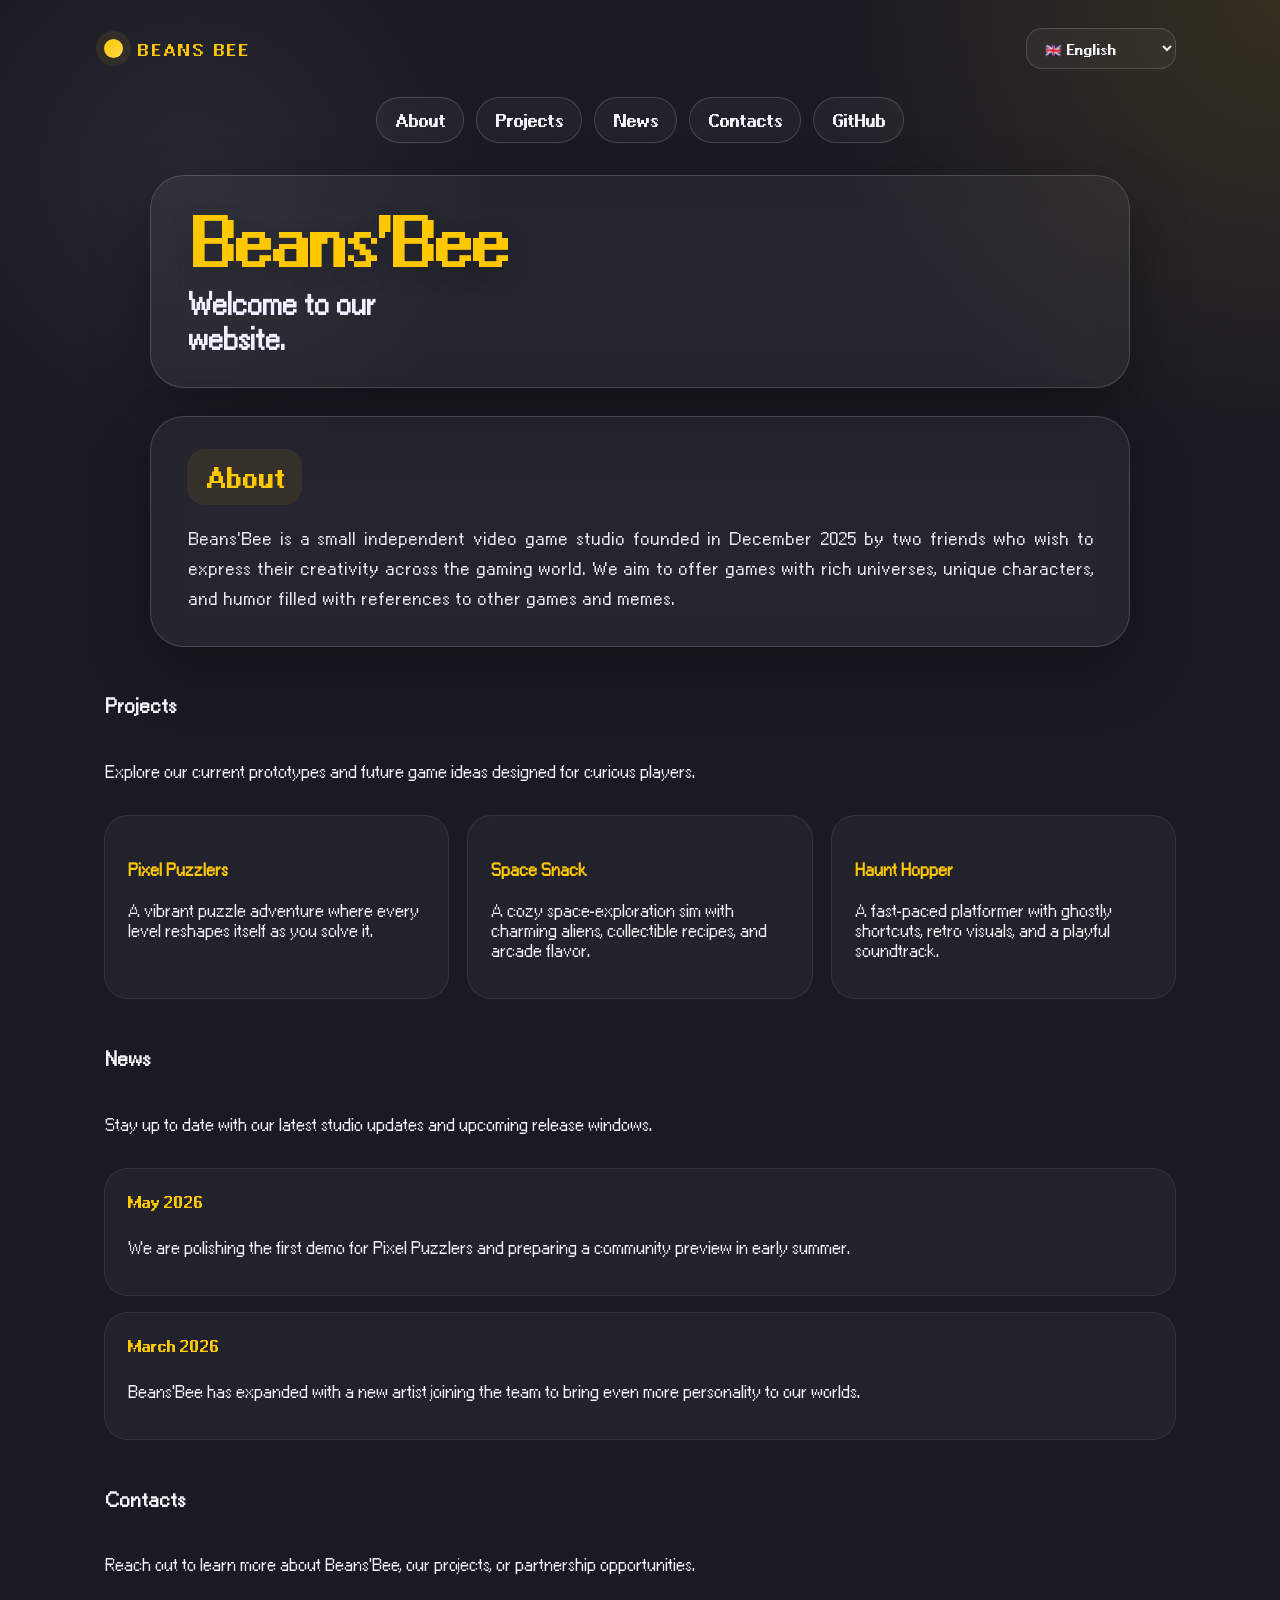
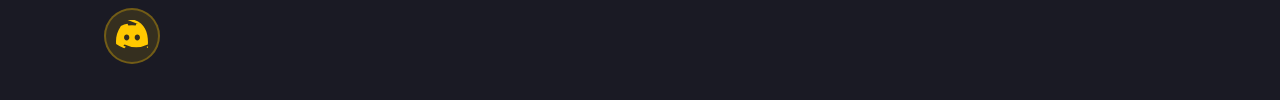
<file: index.html>
<!DOCTYPE html>
<html lang="en">
<head>
    <meta charset="UTF-8">
    <meta name="viewport" content="width=device-width, initial-scale=1.0">
    <title data-key="tab"></title>
    <link rel="stylesheet" href="./assets/css/style.css">
</head>
<body>
    <div class="page-shell">
        <header class="topbar">
            <div class="brand">
                <span class="brand-mark" aria-hidden="true"></span>
                <span class="brand-text">Beans Bee</span>
            </div>
            <select class="selector" id="langSelect" aria-label="Language selector">
                <option value="en">🇬🇧 English</option>
                <option value="fr">🇫🇷 Français</option>
            </select>
        </header>

        <nav class="navbar" aria-label="Primary navigation">
            <a href="#about" data-key="nav.about">error</a>
            <a href="#projects" data-key="nav.projects">error</a>
            <a href="#news" data-key="nav.news">error</a>
            <a href="#contacts" data-key="nav.contacts">error</a>
            <a href="https://github.com/Beans-Bee" data-key="nav.github">error</a>
        </nav>

        <main class="page-content">
            <section class="hero">
                <div class="hero-card">
                    <h1 data-key="title">error</h1>
                    <h2 data-key="welcome_message">error</h2>
                </div>
            </section>

            <section class="about-card entete" id="about">
                <h3 data-key="about.title">error</h3>
                <p data-key="about.content">error</p>
            </section>

            <section class="projects-card" id="projects">
                <div class="section-header">
                    <h3 data-key="projects.title">error</h3>
                    <p data-key="projects.intro">error</p>
                </div>
                <div class="card-grid">
                    <article class="project-item">
                        <h4 data-key="projects.item1.title">error</h4>
                        <p data-key="projects.item1.desc">error</p>
                    </article>
                    <article class="project-item">
                        <h4 data-key="projects.item2.title">error</h4>
                        <p data-key="projects.item2.desc">error</p>
                    </article>
                    <article class="project-item">
                        <h4 data-key="projects.item3.title">error</h4>
                        <p data-key="projects.item3.desc">error</p>
                    </article>
                </div>
            </section>

            <section class="news-card" id="news">
                <div class="section-header">
                    <h3 data-key="news.title">error</h3>
                    <p data-key="news.intro">error</p>
                </div>
                <div class="news-list">
                    <article class="news-item">
                        <span class="news-date" data-key="news.item1.date">error</span>
                        <p data-key="news.item1.content">error</p>
                    </article>
                    <article class="news-item">
                        <span class="news-date" data-key="news.item2.date">error</span>
                        <p data-key="news.item2.content">error</p>
                    </article>
                </div>
            </section>

            <section class="contacts-card" id="contacts">
                <div class="section-header">
                    <h3 data-key="contacts.title">error</h3>
                    <p data-key="contacts.content">error</p>
                </div>
                <div class="contact-list">
                    <a class="discord-link" href="https://discord.gg/VHCdR699Ru" target="_blank" rel="noopener noreferrer" aria-label="Join our Discord server">
                        <svg xmlns="http://www.w3.org/2000/svg" viewBox="0 0 127.14 96.36" class="discord-icon" aria-hidden="true" focusable="false">
                            <path d="M107.7 8.07A105.15 105.15 0 0 0 81.47 0a72.06 72.06 0 0 0-3.36 6.83 97.68 97.68 0 0 0-29.11 0A72.06 72.06 0 0 0 45.67 0a105.15 105.15 0 0 0-26.25 8.09C2.79 32.65-1.71 56.6.54 80.21h0A105.73 105.73 0 0 0 32.71 96.36a77.7 77.7 0 0 0 6.89-5.6a63.51 63.51 0 0 1-10.53-5a74.69 74.69 0 0 0 5.34-4.1a105.65 105.65 0 0 0 91.75 0l.46.3a74.85 74.85 0 0 0 5.63 4.26a63.51 63.51 0 0 1-10.71 5.6a77 77 0 0 0 6.89 5.59A105.38 105.38 0 0 0 126.6 80.22q.462-4.087.462-8.181c0-50.38-21.94-94.13-98.3-94.13ZM42.45 65.69c-5.79 0-10.49-5.09-10.49-11.69s4.7-11.69 10.49-11.69c5.79 0 10.49 5.09 10.49 11.69s-4.7 11.69-10.49 11.69Zm42.24 0c-5.79 0-10.49-5.09-10.49-11.69s4.7-11.69 10.49-11.69c5.79 0 10.49 5.09 10.49 11.69s-4.7 11.69-10.49 11.69Z" fill="currentColor"/>
                        </svg>
                    </a>
                </div>
            </section>
        </main>
    </div>

    <script src="./assets/js/locales.js"></script>
</body>
</html>
</file>
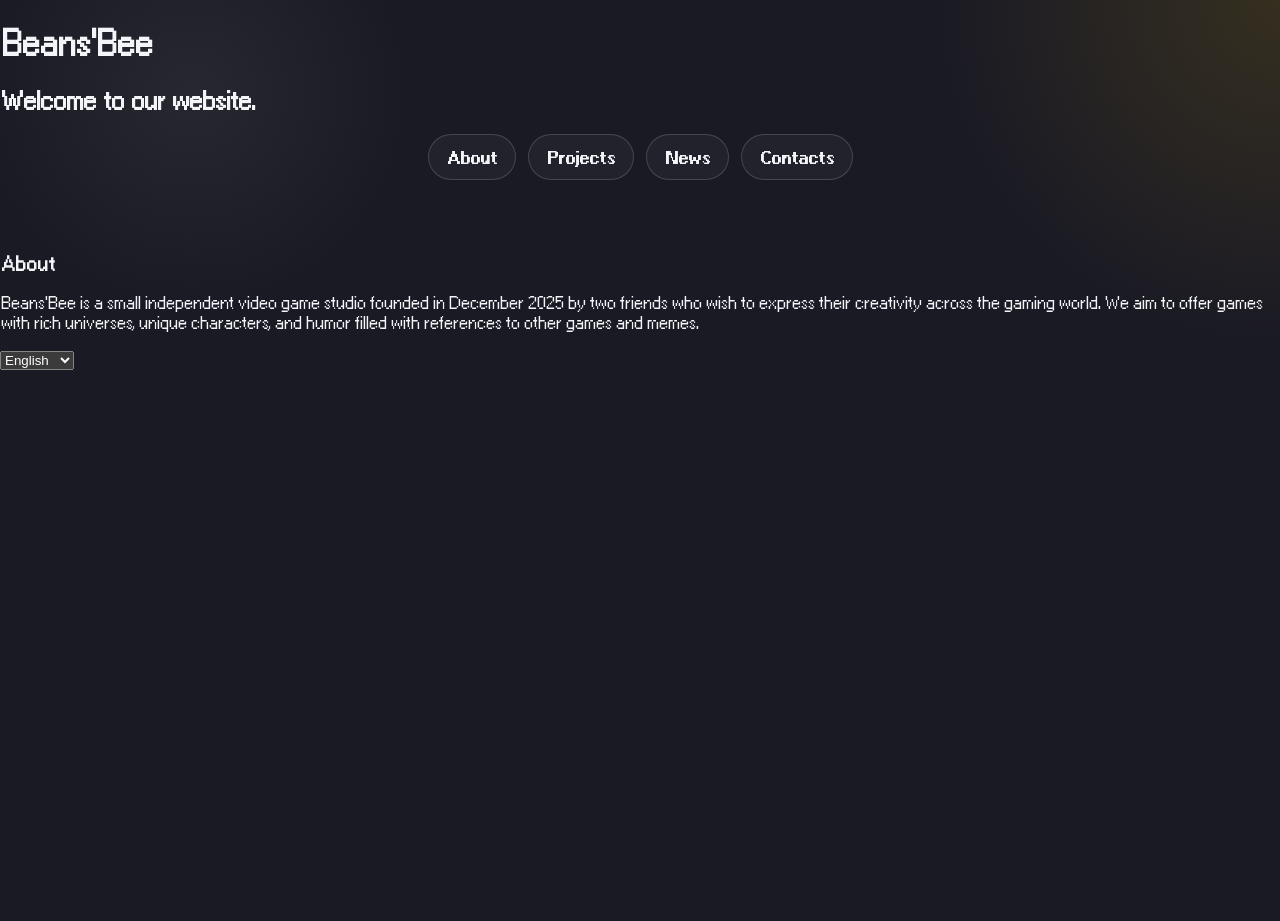
<file: home.html>
<!DOCTYPE html>
<html lang="en">
<head>
    <meta charset="UTF-8">
    <meta name="viewport" content="width=device-width, initial-scale=1.0">
    <title data-key="tab"></title>
    <link rel="stylesheet" href="/assets/css/style.css">
</head>
<body>
    <div class="title">
        <h1 data-key="title"></h1>
        <h2 data-key="welcome_message"></h2>
    </div>
    <div class="navbar">
        <a href="" data-key="nav.about"></a>
        <a href="" data-key="nav.projects"></a>
        <a href="" data-key="nav.news"></a>
        <a href="" data-key="nav.contacts"></a>
    </div>
    <br>
    <div class="entete">
        <h3 data-key="about.title"></h3>
        <p data-key="about.content"></p>
    </div>

    <select id="langSelect">
            <option value="en">English</option>
            <option value="fr">Français</option>
        </select>

    <script src="/assets/js/locales.js"></script>
</body>
</html>
</file>
<file: assets/css/style.css>
@font-face {
    font-family: "regular";
    src: url("./../../fonts/ari-w9500.ttf");
    font-weight: normal;
    font-style: normal;
    font-display: swap;
}

@font-face {
    font-family: "bold";
    src: url("./../../fonts/ari-w9500-bold.ttf");
    font-weight: bold;
    font-style: normal;
    font-display: swap;
}

:root {
    color-scheme: dark;
    --bg: #1a1a24;
    --text: #f3f4f8;
    --accent: #ffc800;
    --accent-soft: rgba(255, 200, 0, 0.14);
    --surface: rgba(255, 255, 255, 0.05);
    --surface-strong: rgba(255, 255, 255, 0.1);
    --border: rgba(255, 255, 255, 0.16);
    --shadow: 0 24px 60px rgba(0, 0, 0, 0.32);
}

* {
    box-sizing: border-box;
}

html {
    scroll-behavior: smooth;
}

body {
    margin: 0;
    min-height: 100vh;
    font-family: "regular", sans-serif;
    background: radial-gradient(circle at top right, rgba(255, 200, 0, 0.12), transparent 22%),
                radial-gradient(circle at 15% 10%, rgba(255, 255, 255, 0.06), transparent 16%),
                var(--bg);
    color: var(--text);
}

.page-shell {
    max-width: 1120px;
    margin: 0 auto;
    padding: 28px 24px 36px;
}

.topbar {
    display: flex;
    align-items: center;
    justify-content: space-between;
    gap: 18px;
    flex-wrap: wrap;
    margin-bottom: 28px;
}

.brand {
    display: flex;
    align-items: center;
    gap: 14px;
    font-family: "bold", sans-serif;
    text-transform: uppercase;
    letter-spacing: 0.18em;
    font-size: 0.95rem;
    color: var(--accent);
}

.brand-mark {
    display: inline-block;
    width: 1.2rem;
    height: 1.2rem;
    border-radius: 50%;
    background: linear-gradient(135deg, var(--accent), #ffd950);
    box-shadow: 0 0 0 8px rgba(255, 200, 0, 0.08);
}

.navbar {
    display: flex;
    flex-wrap: wrap;
    justify-content: center;
    gap: 12px;
    margin-bottom: 32px;
}

.navbar a {
    font-family: "bold", sans-serif;
    padding: 12px 18px;
    border: 1px solid var(--border);
    border-radius: 999px;
    background: rgba(255, 255, 255, 0.04);
    color: var(--text);
    text-decoration: none;
    transition: transform 0.2s ease, background-color 0.2s ease, color 0.2s ease, box-shadow 0.2s ease;
}

.navbar a:hover,
.navbar a:focus-visible {
    background: var(--accent-soft);
    color: var(--accent);
    transform: translateY(-2px);
    box-shadow: 0 18px 30px rgba(0, 0, 0, 0.18);
}

.selector {
    font-family: "bold", sans-serif;
    color: var(--text);
    background: rgba(255, 255, 255, 0.04);
    border: 1px solid var(--border);
    border-radius: 16px;
    padding: 10px 14px;
    min-width: 150px;
    cursor: pointer;
    transition: background-color 0.2s ease, border-color 0.2s ease;
}

.selector:hover,
.selector:focus-visible {
    background: var(--accent-soft);
    border-color: rgba(255, 200, 0, 0.4);
    outline: none;
}

.page-content {
    display: grid;
    gap: 28px;
}

.hero {
    display: flex;
    justify-content: center;
}

.hero-card,
.about-card {
    width: 100%;
    max-width: 980px;
    margin: 0 auto;
    padding: 32px 36px;
    background: var(--surface);
    border: 1px solid var(--border);
    border-radius: 34px;
    box-shadow: var(--shadow);
    backdrop-filter: blur(16px);
}

.hero-card h1 {
    margin: 0 0 16px;
    font-family: 'bold', sans-serif;
    font-size: clamp(2.4rem, 5vw, 4rem);
    line-height: 0.95;
    letter-spacing: -0.06em;
    color: var(--accent);
    text-shadow: 0 8px 24px rgba(0, 0, 0, 0.2);
}

.hero-card h2 {
    margin: 0;
    font-size: clamp(1.05rem, 2.2vw, 1.7rem);
    color: #eef0ff;
    max-width: 14ch;
}

.about-card h3 {
    margin: 0 0 18px;
    display: inline-flex;
    align-items: center;
    font-family: 'bold', sans-serif;
    font-size: 1.55rem;
    color: var(--accent);
    background: rgba(255, 200, 0, 0.08);
    padding: 12px 18px;
    border-radius: 18px;
}

.about-card p {
    margin: 0;
    color: #e6e9f2;
    font-size: 1.05rem;
    line-height: 1.8;
    text-align: justify;
}

.section-header {
    display: flex;
    flex-direction: column;
    gap: 10px;
    margin-bottom: 18px;
}

.card-grid {
    display: grid;
    grid-template-columns: repeat(auto-fit, minmax(240px, 1fr));
    gap: 18px;
}

.project-item,
.news-item,
.contact-item {
    background: rgba(255, 255, 255, 0.04);
    border: 1px solid rgba(255, 255, 255, 0.08);
    border-radius: 24px;
    padding: 22px;
    transition: transform 0.25s ease, border-color 0.25s ease, background-color 0.25s ease, box-shadow 0.25s ease;
}

.project-item:hover,
.project-item:focus-within,
.news-item:hover,
.contact-item:hover {
    transform: translateY(-4px);
    background: rgba(255, 200, 0, 0.08);
    border-color: rgba(255, 200, 0, 0.28);
    box-shadow: 0 20px 36px rgba(0, 0, 0, 0.14);
}

.project-item h4,
.news-item .news-date,
.contact-item .contact-label {
    color: var(--accent);
}

.news-list {
    display: grid;
    gap: 16px;
}

.news-date {
    display: inline-block;
    margin-bottom: 10px;
    font-family: "bold", sans-serif;
    font-size: 0.95rem;
    color: #f9e77d;
}

.contact-list {
    display: flex;
    align-items: center;
    gap: 16px;
}

.discord-link {
    display: inline-flex;
    align-items: center;
    justify-content: center;
    width: 3.5rem;
    height: 3.5rem;
    border-radius: 50%;
    background: rgba(255, 200, 0, 0.12);
    border: 2px solid rgba(255, 200, 0, 0.3);
    color: var(--accent);
    text-decoration: none;
    transition: all 0.3s ease;
}

.discord-link:hover,
.discord-link:focus-visible {
    background: var(--accent);
    color: var(--bg);
    transform: translateY(-4px);
    box-shadow: 0 12px 24px rgba(255, 200, 0, 0.2);
    border-color: var(--accent);
}

.discord-icon {
    width: 2rem;
    height: 2rem;
    fill: currentColor;
}

.contact-item a:hover,
.contact-item a:focus-visible {
    color: var(--accent);
    border-color: rgba(255, 200, 0, 0.8);
}

@keyframes floatUp {
    from {
        opacity: 0;
        transform: translateY(14px);
    }
    to {
        opacity: 1;
        transform: translateY(0);
    }
}

.hero-card,
.about-card,
.projects-card,
.news-card,
.contacts-card {
    animation: floatUp 0.8s ease both;
}

@media (max-width: 760px) {
    .page-shell {
        padding: 20px 18px 28px;
    }

    .topbar {
        align-items: flex-start;
    }

    .navbar {
        gap: 10px;
    }

    .hero-card,
    .about-card,
    .projects-card,
    .news-card,
    .contacts-card {
        padding: 28px;
    }

    .hero-card h1 {
        font-size: 2.8rem;
    }

    .about-card h3,
    .projects-card h3,
    .news-card h3,
    .contacts-card h3 {
        font-size: 1.35rem;
    }
}

@media (max-width: 520px) {
    .page-shell {
        padding: 18px 14px 22px;
    }

    .topbar {
        flex-direction: column;
        align-items: stretch;
        gap: 18px;
    }

    .brand {
        justify-content: flex-start;
    }

    .navbar {
        display: grid;
        grid-template-columns: 1fr;
        gap: 10px;
        width: 100%;
    }

    .navbar a {
        width: 100%;
        padding: 14px 16px;
        border-radius: 18px;
        text-align: center;
    }

    .selector {
        width: 100%;
        min-width: auto;
    }

    .hero-card,
    .about-card,
    .projects-card,
    .news-card,
    .contacts-card {
        padding: 22px;
        border-radius: 28px;
    }

    .hero-card h1 {
        font-size: 2.4rem;
    }

    .hero-card h2 {
        font-size: 1.4rem;
        max-width: 100%;
    }

    .about-card p,
    .project-item p,
    .news-item p,
    .contact-item a,
    .contact-item span {
        font-size: 1rem;
    }

    .card-grid {
        gap: 16px;
    }
}
</file>
